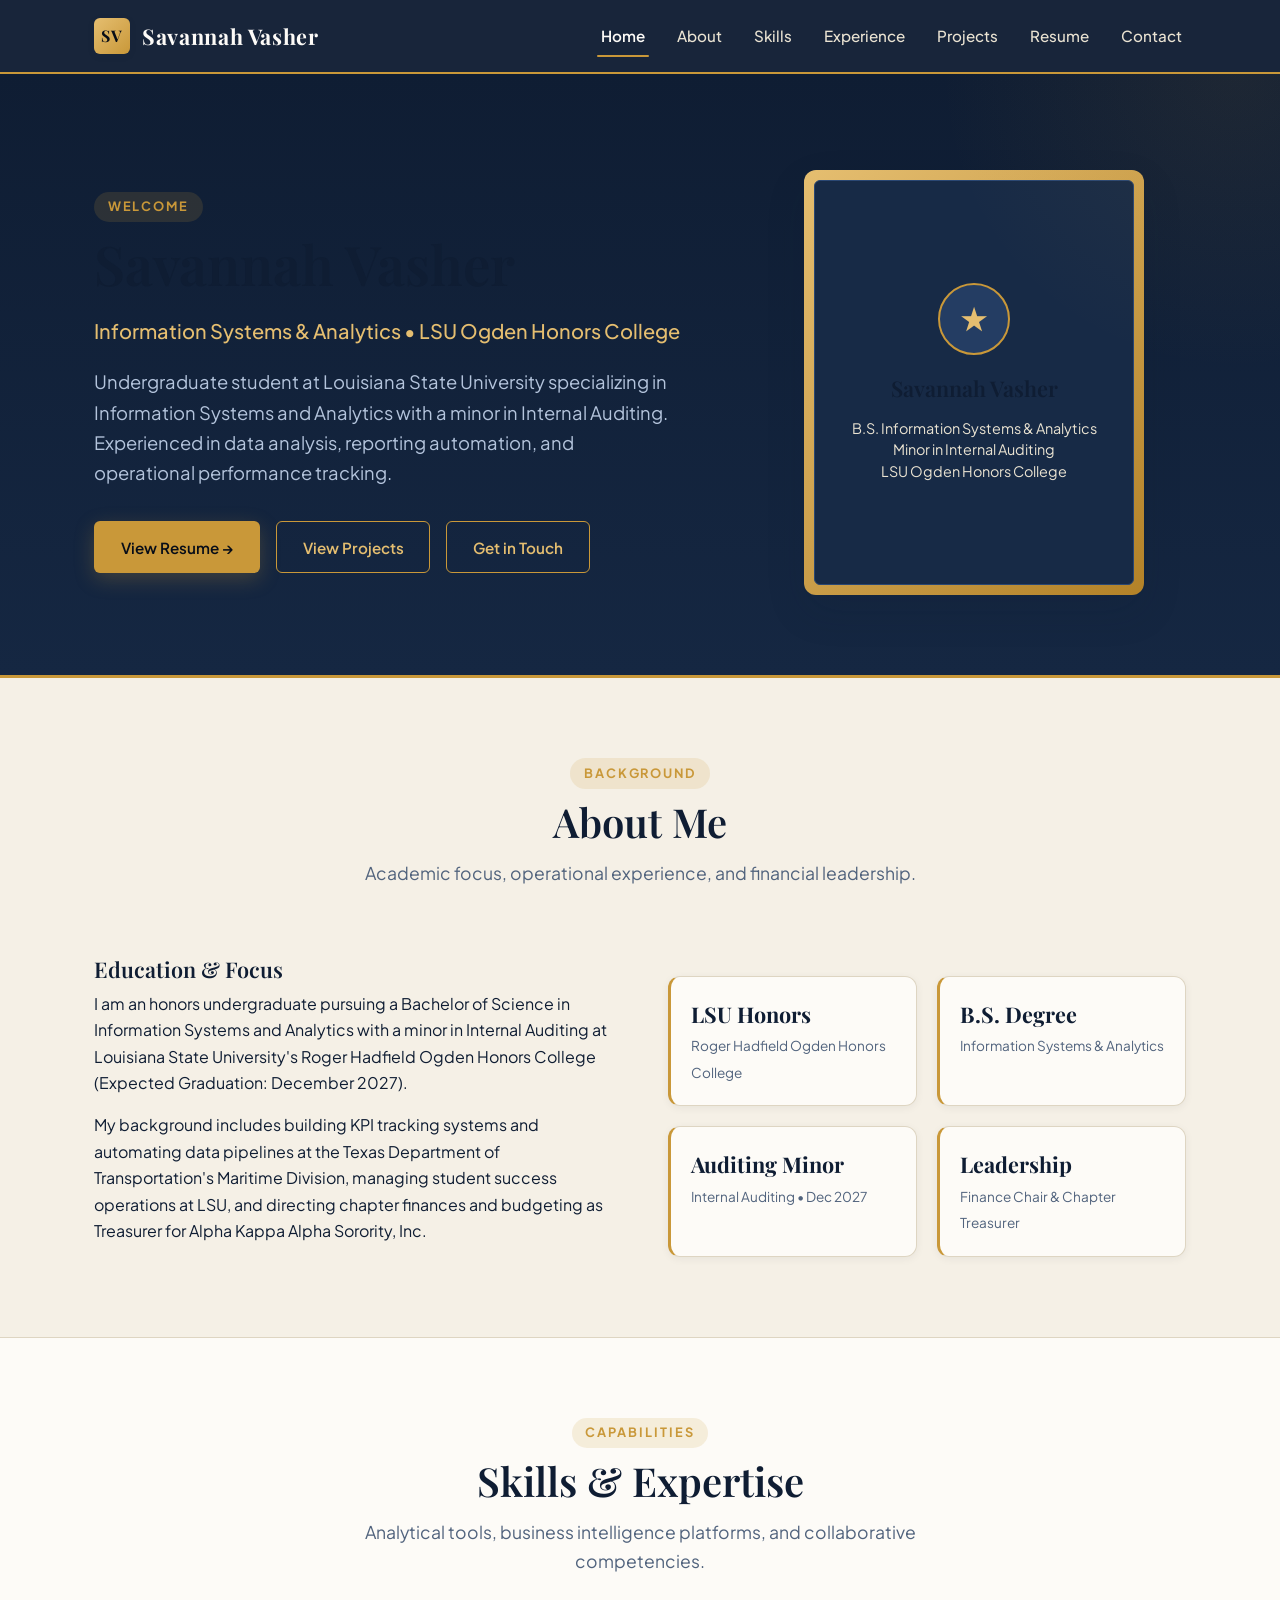
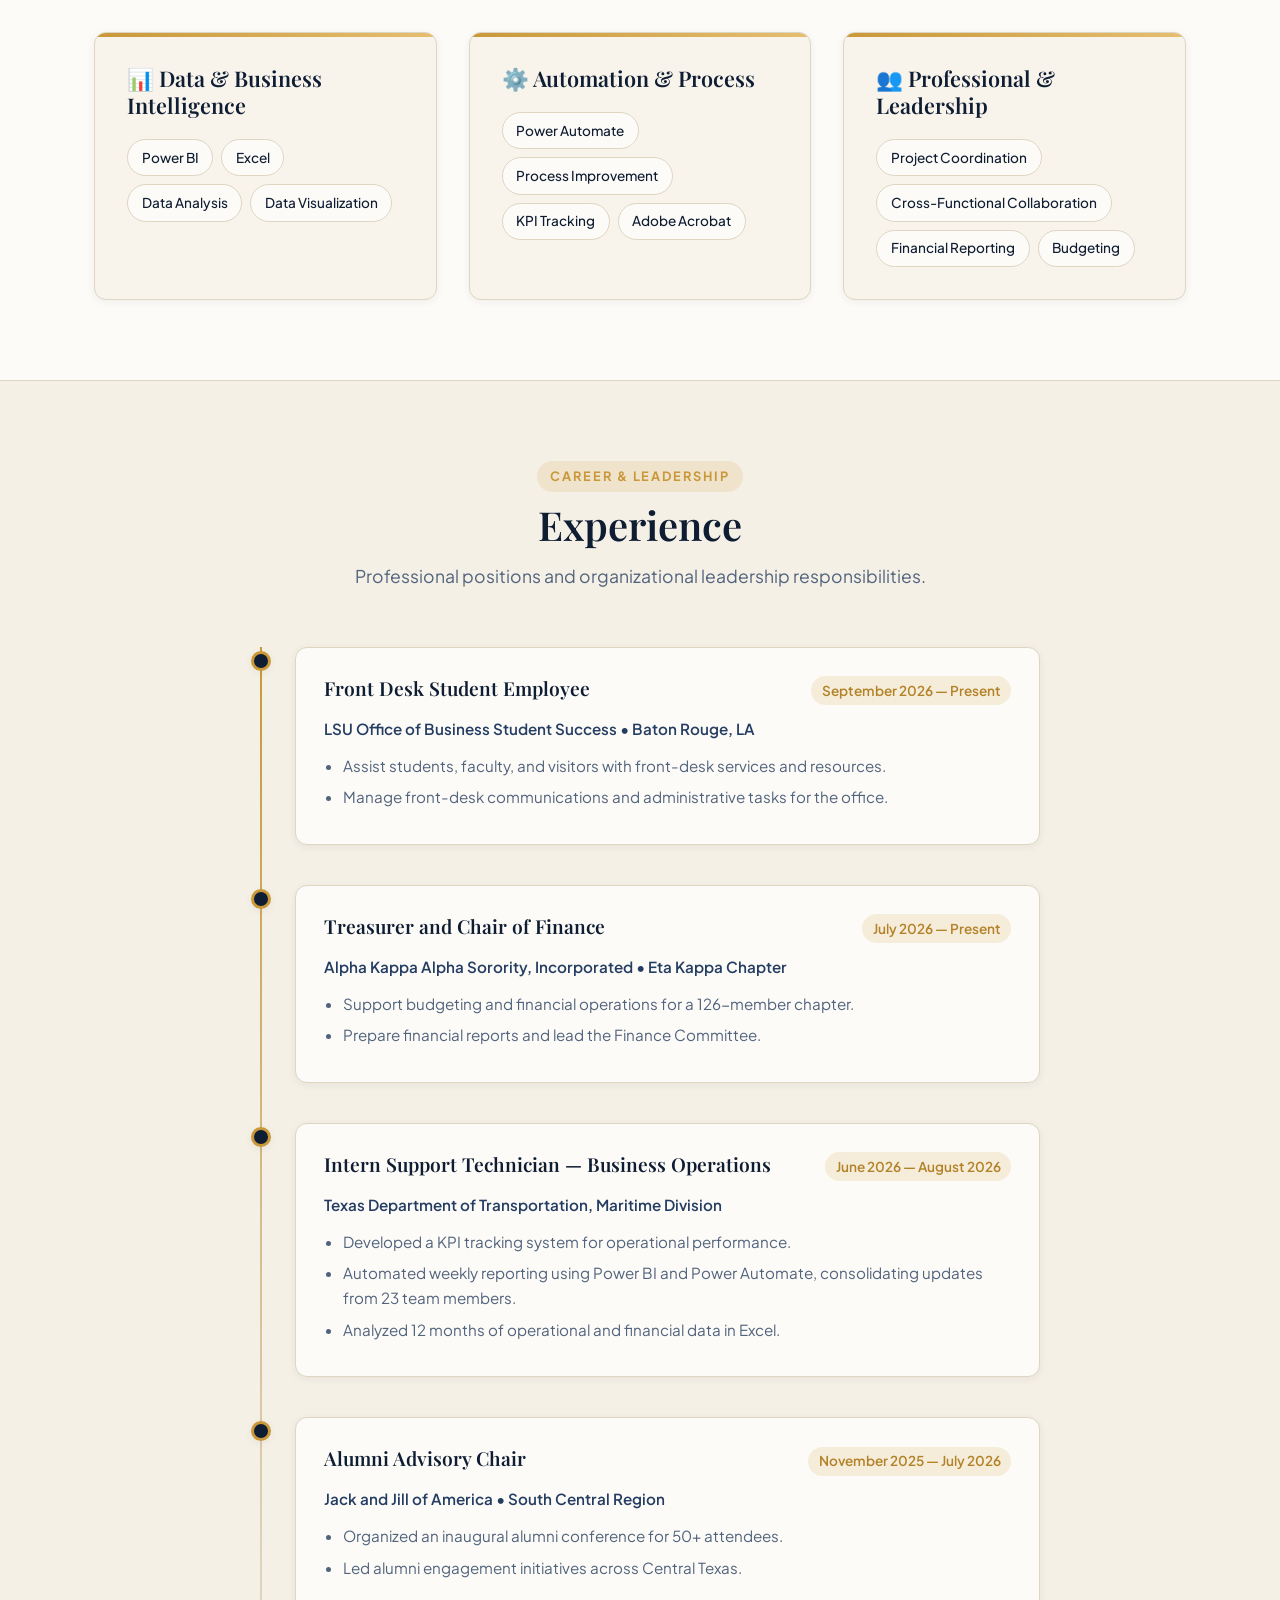
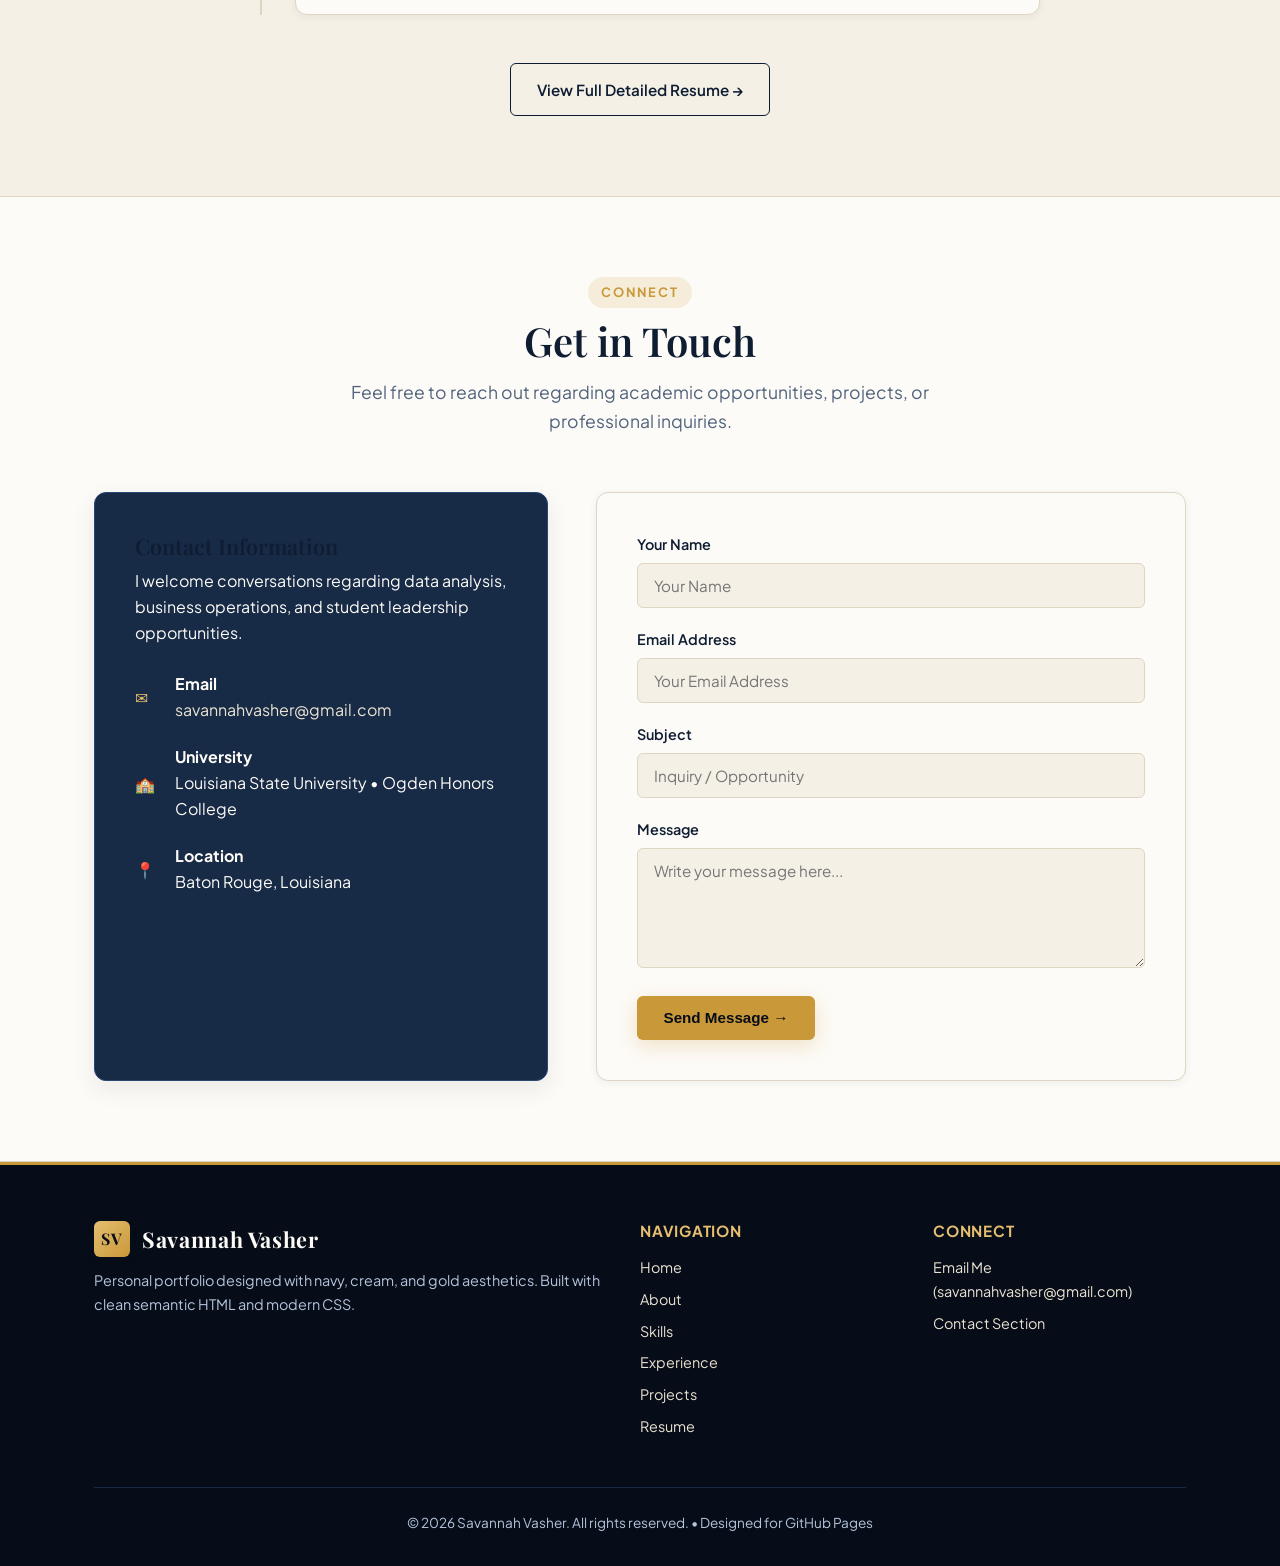
<file: index.html>
<!DOCTYPE html>
<html lang="en">
<head>
  <meta charset="UTF-8">
  <meta name="viewport" content="width=device-width, initial-scale=1.0">
  <meta name="description" content="Savannah Vasher - Information Systems and Analytics student at LSU Roger Hadfield Ogden Honors College.">
  <meta name="author" content="Savannah Vasher">
  <title>Savannah Vasher | Portfolio</title>
  <link rel="stylesheet" href="./styles.css">
</head>
<body>

  <!-- Site Navigation -->
  <header class="site-header">
    <div class="container nav-container">
      <a href="./index.html" class="brand-logo" id="brand-home-link">
        <span class="brand-badge">SV</span>
        <span>Savannah Vasher</span>
      </a>

      <!-- Accessible pure-CSS responsive mobile toggle -->
      <input type="checkbox" id="nav-toggle" class="nav-toggle" aria-label="Toggle navigation menu">
      <label for="nav-toggle" class="nav-toggle-label" aria-hidden="true">
        <span></span>
        <span></span>
        <span></span>
      </label>

      <nav class="nav-menu" aria-label="Primary Navigation">
        <a href="./index.html" class="nav-link active">Home</a>
        <a href="#about" class="nav-link">About</a>
        <a href="#skills" class="nav-link">Skills</a>
        <a href="#experience" class="nav-link">Experience</a>
        <a href="./project.html" class="nav-link">Projects</a>
        <a href="./resume.html" class="nav-link">Resume</a>
        <a href="#contact" class="nav-link">Contact</a>
      </nav>
    </div>
  </header>

  <main class="main-content">

    <!-- Hero Section -->
    <section class="hero" id="home">
      <div class="container hero-grid">
        <div class="hero-content">
          <span class="eyebrow">Welcome</span>
          <h1>Savannah Vasher</h1>
          <p class="hero-subtitle">Information Systems &amp; Analytics &bull; LSU Ogden Honors College</p>
          <p class="hero-text">
            Undergraduate student at Louisiana State University specializing in Information Systems and Analytics with a minor in Internal Auditing. Experienced in data analysis, reporting automation, and operational performance tracking.
          </p>
          <div class="btn-group">
            <a href="./resume.html" class="btn btn-primary" id="hero-cta-resume">View Resume &rarr;</a>
            <a href="./project.html" class="btn btn-outline-gold" id="hero-cta-projects">View Projects</a>
            <a href="#contact" class="btn btn-outline-gold" id="hero-cta-contact">Get in Touch</a>
          </div>
        </div>

        <div class="hero-visual">
          <div class="portrait-frame">
            <div class="portrait-placeholder">
              <div class="portrait-icon" aria-hidden="true">&#9733;</div>
              <h3>Savannah Vasher</h3>
              <p style="font-size: 0.9rem; margin-top: 0.5rem; line-height: 1.5;">
                B.S. Information Systems &amp; Analytics<br>
                Minor in Internal Auditing<br>
                LSU Ogden Honors College
              </p>
            </div>
          </div>
        </div>
      </div>
    </section>

    <!-- About Section -->
    <section class="section" id="about">
      <div class="container">
        <div class="section-intro">
          <span class="eyebrow">Background</span>
          <h2>About Me</h2>
          <p>Academic focus, operational experience, and financial leadership.</p>
        </div>

        <div class="about-grid">
          <div>
            <h3>Education &amp; Focus</h3>
            <p>
              I am an honors undergraduate pursuing a Bachelor of Science in Information Systems and Analytics with a minor in Internal Auditing at Louisiana State University's Roger Hadfield Ogden Honors College (Expected Graduation: December 2027).
            </p>
            <p>
              My background includes building KPI tracking systems and automating data pipelines at the Texas Department of Transportation's Maritime Division, managing student success operations at LSU, and directing chapter finances and budgeting as Treasurer for Alpha Kappa Alpha Sorority, Inc.
            </p>
          </div>

          <div>
            <div class="about-highlights">
              <div class="highlight-card">
                <strong>LSU Honors</strong>
                <span>Roger Hadfield Ogden Honors College</span>
              </div>
              <div class="highlight-card">
                <strong>B.S. Degree</strong>
                <span>Information Systems &amp; Analytics</span>
              </div>
              <div class="highlight-card">
                <strong>Auditing Minor</strong>
                <span>Internal Auditing &bull; Dec 2027</span>
              </div>
              <div class="highlight-card">
                <strong>Leadership</strong>
                <span>Finance Chair &amp; Chapter Treasurer</span>
              </div>
            </div>
          </div>
        </div>
      </div>
    </section>

    <!-- Skills Section -->
    <section class="section section-alt" id="skills">
      <div class="container">
        <div class="section-intro">
          <span class="eyebrow">Capabilities</span>
          <h2>Skills &amp; Expertise</h2>
          <p>Analytical tools, business intelligence platforms, and collaborative competencies.</p>
        </div>

        <div class="skills-grid">
          <!-- Category 1 -->
          <div class="skill-category-card">
            <h3 class="skill-category-title">&#128202; Data &amp; Business Intelligence</h3>
            <div class="skill-pills">
              <span class="skill-pill">Power BI</span>
              <span class="skill-pill">Excel</span>
              <span class="skill-pill">Data Analysis</span>
              <span class="skill-pill">Data Visualization</span>
            </div>
          </div>

          <!-- Category 2 -->
          <div class="skill-category-card">
            <h3 class="skill-category-title">&#9881;&#65039; Automation &amp; Process</h3>
            <div class="skill-pills">
              <span class="skill-pill">Power Automate</span>
              <span class="skill-pill">Process Improvement</span>
              <span class="skill-pill">KPI Tracking</span>
              <span class="skill-pill">Adobe Acrobat</span>
            </div>
          </div>

          <!-- Category 3 -->
          <div class="skill-category-card">
            <h3 class="skill-category-title">&#128101; Professional &amp; Leadership</h3>
            <div class="skill-pills">
              <span class="skill-pill">Project Coordination</span>
              <span class="skill-pill">Cross-Functional Collaboration</span>
              <span class="skill-pill">Financial Reporting</span>
              <span class="skill-pill">Budgeting</span>
            </div>
          </div>
        </div>
      </div>
    </section>

    <!-- Experience Section -->
    <section class="section" id="experience">
      <div class="container">
        <div class="section-intro">
          <span class="eyebrow">Career &amp; Leadership</span>
          <h2>Experience</h2>
          <p>Professional positions and organizational leadership responsibilities.</p>
        </div>

        <div class="timeline">
          <!-- Role 1 -->
          <article class="timeline-item">
            <div class="timeline-marker" aria-hidden="true"></div>
            <div class="timeline-content">
              <div class="timeline-header">
                <h3 class="timeline-role">Front Desk Student Employee</h3>
                <span class="timeline-date">September 2026 &mdash; Present</span>
              </div>
              <div class="timeline-company">LSU Office of Business Student Success &bull; Baton Rouge, LA</div>
              <ul class="timeline-list">
                <li>Assist students, faculty, and visitors with front-desk services and resources.</li>
                <li>Manage front-desk communications and administrative tasks for the office.</li>
              </ul>
            </div>
          </article>

          <!-- Role 2 -->
          <article class="timeline-item">
            <div class="timeline-marker" aria-hidden="true"></div>
            <div class="timeline-content">
              <div class="timeline-header">
                <h3 class="timeline-role">Treasurer and Chair of Finance</h3>
                <span class="timeline-date">July 2026 &mdash; Present</span>
              </div>
              <div class="timeline-company">Alpha Kappa Alpha Sorority, Incorporated &bull; Eta Kappa Chapter</div>
              <ul class="timeline-list">
                <li>Support budgeting and financial operations for a 126-member chapter.</li>
                <li>Prepare financial reports and lead the Finance Committee.</li>
              </ul>
            </div>
          </article>

          <!-- Role 3 -->
          <article class="timeline-item">
            <div class="timeline-marker" aria-hidden="true"></div>
            <div class="timeline-content">
              <div class="timeline-header">
                <h3 class="timeline-role">Intern Support Technician &mdash; Business Operations</h3>
                <span class="timeline-date">June 2026 &mdash; August 2026</span>
              </div>
              <div class="timeline-company">Texas Department of Transportation, Maritime Division</div>
              <ul class="timeline-list">
                <li>Developed a KPI tracking system for operational performance.</li>
                <li>Automated weekly reporting using Power BI and Power Automate, consolidating updates from 23 team members.</li>
                <li>Analyzed 12 months of operational and financial data in Excel.</li>
              </ul>
            </div>
          </article>

          <!-- Role 4 -->
          <article class="timeline-item">
            <div class="timeline-marker" aria-hidden="true"></div>
            <div class="timeline-content">
              <div class="timeline-header">
                <h3 class="timeline-role">Alumni Advisory Chair</h3>
                <span class="timeline-date">November 2025 &mdash; July 2026</span>
              </div>
              <div class="timeline-company">Jack and Jill of America &bull; South Central Region</div>
              <ul class="timeline-list">
                <li>Organized an inaugural alumni conference for 50+ attendees.</li>
                <li>Led alumni engagement initiatives across Central Texas.</li>
              </ul>
            </div>
          </article>
        </div>

        <div style="text-align: center; margin-top: 3rem;">
          <a href="./resume.html" class="btn btn-outline" id="btn-full-resume">View Full Detailed Resume &rarr;</a>
        </div>
      </div>
    </section>

    <!-- Contact Section -->
    <section class="section section-alt" id="contact">
      <div class="container">
        <div class="section-intro">
          <span class="eyebrow">Connect</span>
          <h2>Get in Touch</h2>
          <p>Feel free to reach out regarding academic opportunities, projects, or professional inquiries.</p>
        </div>

        <div class="contact-grid">
          <!-- Contact Details Card -->
          <div class="contact-card">
            <h3>Contact Information</h3>
            <p>I welcome conversations regarding data analysis, business operations, and student leadership opportunities.</p>

            <ul class="contact-info-list">
              <li class="contact-info-item">
                <span class="icon" aria-hidden="true">&#9993;</span>
                <div>
                  <strong>Email</strong><br>
                  <a href="mailto:savannahvasher@gmail.com">savannahvasher@gmail.com</a>
                </div>
              </li>
              <li class="contact-info-item">
                <span class="icon" aria-hidden="true">&#127979;</span>
                <div>
                  <strong>University</strong><br>
                  <span>Louisiana State University &bull; Ogden Honors College</span>
                </div>
              </li>
              <li class="contact-info-item">
                <span class="icon" aria-hidden="true">&#128205;</span>
                <div>
                  <strong>Location</strong><br>
                  <span>Baton Rouge, Louisiana</span>
                </div>
              </li>
            </ul>
          </div>

          <!-- Contact Form -->
          <div class="contact-form-container">
            <form id="contact-form" action="mailto:savannahvasher@gmail.com" method="POST" enctype="text/plain">
              <div class="form-group">
                <label for="contact-name" class="form-label">Your Name</label>
                <input type="text" id="contact-name" name="Name" class="form-input" placeholder="Your Name" required>
              </div>

              <div class="form-group">
                <label for="contact-email" class="form-label">Email Address</label>
                <input type="email" id="contact-email" name="Email" class="form-input" placeholder="Your Email Address" required>
              </div>

              <div class="form-group">
                <label for="contact-subject" class="form-label">Subject</label>
                <input type="text" id="contact-subject" name="Subject" class="form-input" placeholder="Inquiry / Opportunity" required>
              </div>

              <div class="form-group">
                <label for="contact-message" class="form-label">Message</label>
                <textarea id="contact-message" name="Message" class="form-textarea" placeholder="Write your message here..." required></textarea>
              </div>

              <button type="submit" class="btn btn-primary" id="btn-submit-contact">Send Message &rarr;</button>
            </form>
          </div>
        </div>
      </div>
    </section>

  </main>

  <!-- Site Footer -->
  <footer class="site-footer">
    <div class="container">
      <div class="footer-grid">
        <div class="footer-brand">
          <div class="brand-logo" style="margin-bottom: 0.75rem;">
            <span class="brand-badge">SV</span>
            <span>Savannah Vasher</span>
          </div>
          <p>Personal portfolio designed with navy, cream, and gold aesthetics. Built with clean semantic HTML and modern CSS.</p>
        </div>

        <div class="footer-links">
          <h4>Navigation</h4>
          <ul>
            <li><a href="./index.html">Home</a></li>
            <li><a href="./index.html#about">About</a></li>
            <li><a href="./index.html#skills">Skills</a></li>
            <li><a href="./index.html#experience">Experience</a></li>
            <li><a href="./project.html">Projects</a></li>
            <li><a href="./resume.html">Resume</a></li>
          </ul>
        </div>

        <div class="footer-links">
          <h4>Connect</h4>
          <ul>
            <li><a href="mailto:savannahvasher@gmail.com">Email Me (savannahvasher@gmail.com)</a></li>
            <li><a href="./index.html#contact">Contact Section</a></li>
          </ul>
        </div>
      </div>

      <div class="footer-bottom">
        <p>&copy; 2026 Savannah Vasher. All rights reserved. &bull; Designed for GitHub Pages</p>
      </div>
    </div>
  </footer>

</body>
</html>
</file>
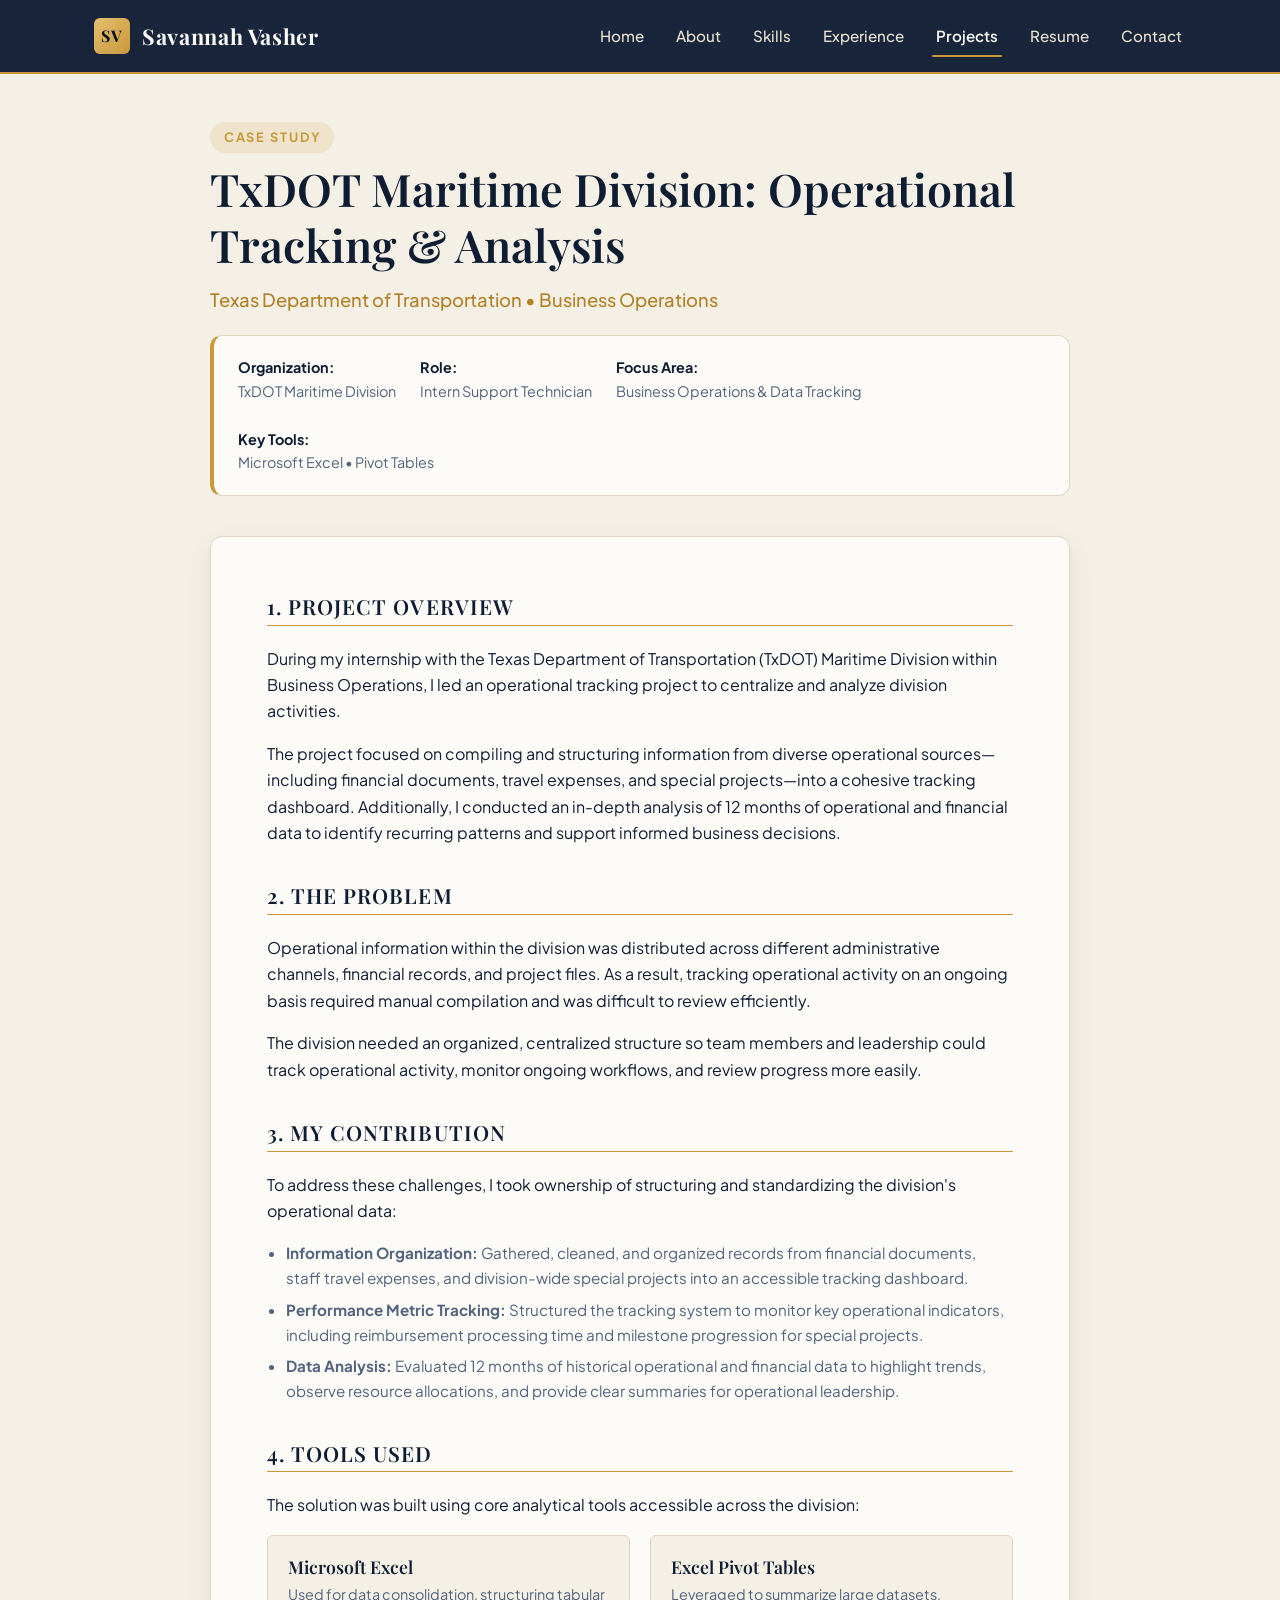
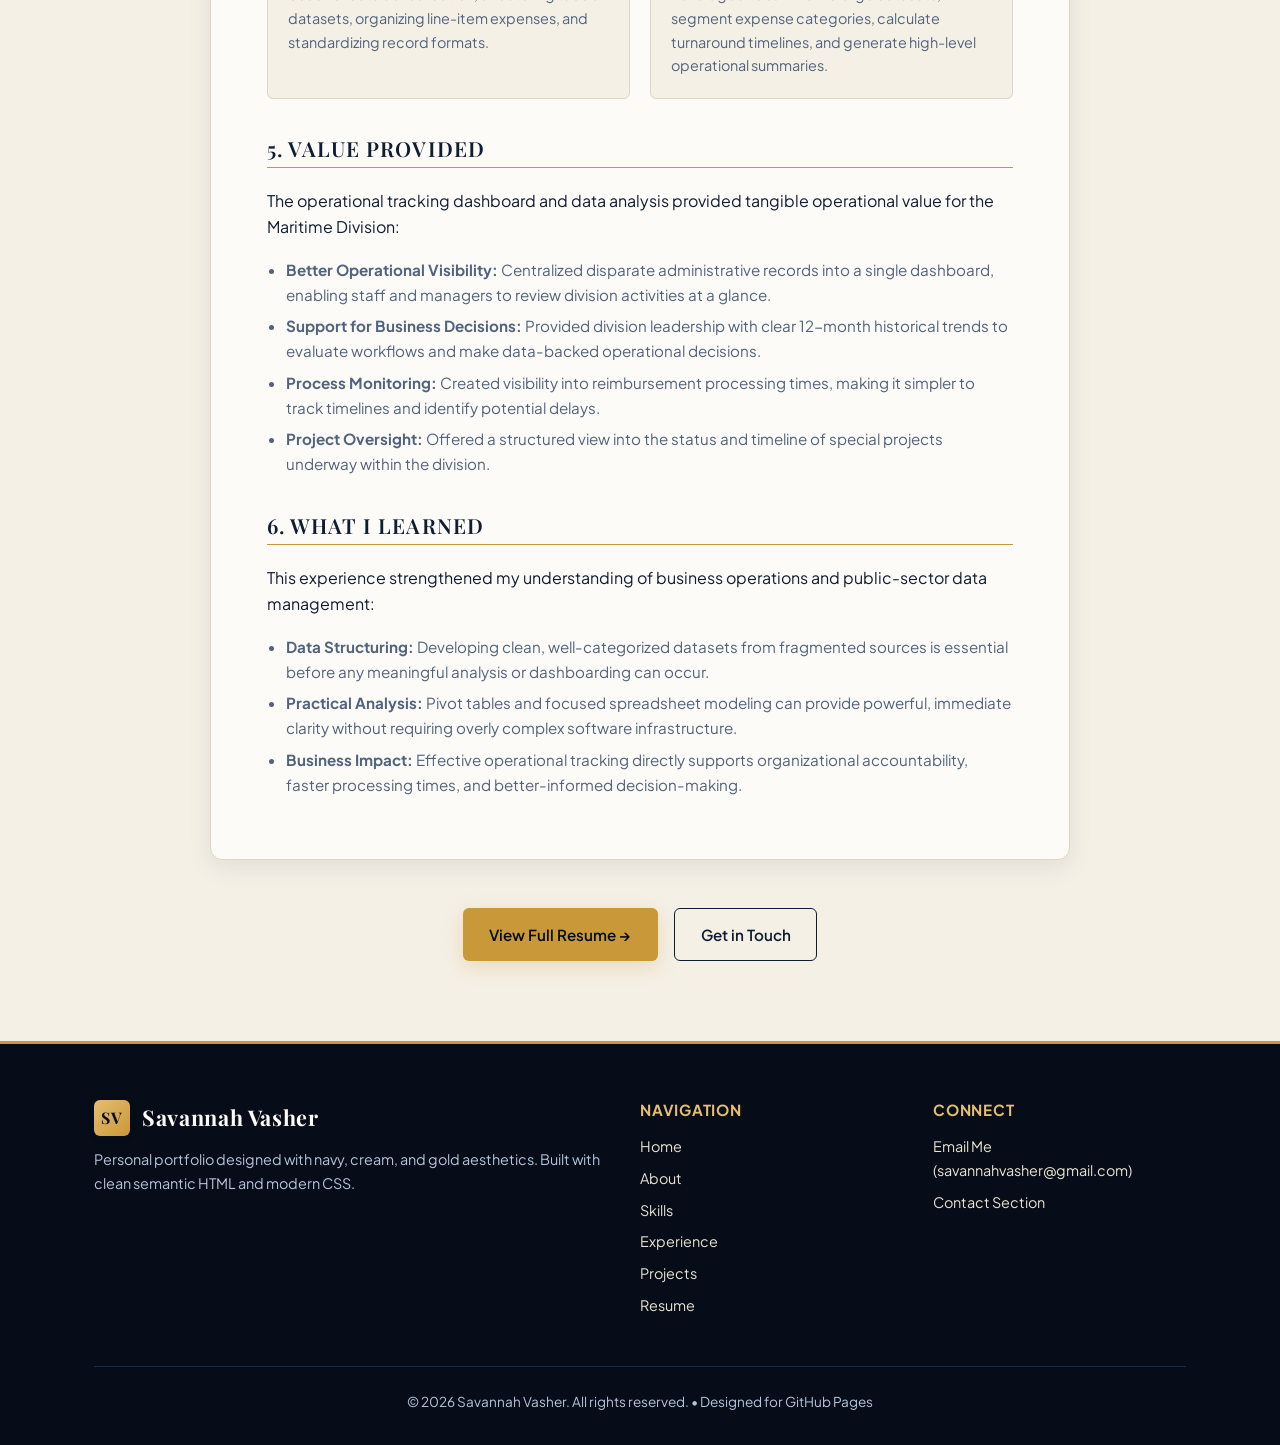
<file: project.html>
<!DOCTYPE html>
<html lang="en">
<head>
  <meta charset="UTF-8">
  <meta name="viewport" content="width=device-width, initial-scale=1.0">
  <meta name="description" content="Case Study: TxDOT Maritime Division Operational Tracking and Data Analysis by Savannah Vasher.">
  <meta name="author" content="Savannah Vasher">
  <title>Case Study: TxDOT Operational Tracking | Savannah Vasher</title>
  <link rel="stylesheet" href="./styles.css">
</head>
<body>

  <!-- Site Navigation -->
  <header class="site-header">
    <div class="container nav-container">
      <a href="./index.html" class="brand-logo" id="brand-home-link">
        <span class="brand-badge">SV</span>
        <span>Savannah Vasher</span>
      </a>

      <!-- Accessible pure-CSS responsive mobile toggle -->
      <input type="checkbox" id="nav-toggle" class="nav-toggle" aria-label="Toggle navigation menu">
      <label for="nav-toggle" class="nav-toggle-label" aria-hidden="true">
        <span></span>
        <span></span>
        <span></span>
      </label>

      <nav class="nav-menu" aria-label="Primary Navigation">
        <a href="./index.html" class="nav-link">Home</a>
        <a href="./index.html#about" class="nav-link">About</a>
        <a href="./index.html#skills" class="nav-link">Skills</a>
        <a href="./index.html#experience" class="nav-link">Experience</a>
        <a href="./project.html" class="nav-link active">Projects</a>
        <a href="./resume.html" class="nav-link">Resume</a>
        <a href="./index.html#contact" class="nav-link">Contact</a>
      </nav>
    </div>
  </header>

  <main class="main-content">
    <div class="container" style="padding-top: 3rem; padding-bottom: 5rem;">

      <!-- Case Study Header -->
      <header class="section-intro" style="margin-bottom: 2.5rem; text-align: left; max-width: 860px; margin-left: auto; margin-right: auto;">
        <span class="eyebrow">Case Study</span>
        <h1 style="font-size: clamp(2rem, 4vw, 2.8rem); margin-bottom: 0.75rem;">
          TxDOT Maritime Division: Operational Tracking &amp; Analysis
        </h1>
        <p style="font-size: 1.15rem; color: var(--gold-hover); font-weight: 500; margin-bottom: 1.25rem;">
          Texas Department of Transportation &bull; Business Operations
        </p>

        <!-- Project Metadata Card -->
        <div style="background-color: var(--cream-lightest); border: 1px solid var(--cream-border); border-left: 4px solid var(--gold-primary); border-radius: var(--radius-md); padding: 1.25rem 1.5rem; display: flex; flex-wrap: wrap; gap: 1.5rem; font-size: 0.9rem;">
          <div>
            <strong style="color: var(--navy-primary); display: block;">Organization:</strong>
            <span style="color: var(--text-dark-muted);">TxDOT Maritime Division</span>
          </div>
          <div>
            <strong style="color: var(--navy-primary); display: block;">Role:</strong>
            <span style="color: var(--text-dark-muted);">Intern Support Technician</span>
          </div>
          <div>
            <strong style="color: var(--navy-primary); display: block;">Focus Area:</strong>
            <span style="color: var(--text-dark-muted);">Business Operations &amp; Data Tracking</span>
          </div>
          <div>
            <strong style="color: var(--navy-primary); display: block;">Key Tools:</strong>
            <span style="color: var(--text-dark-muted);">Microsoft Excel &bull; Pivot Tables</span>
          </div>
        </div>
      </header>

      <!-- Case Study Document Wrapper -->
      <article class="resume-wrapper" style="margin-top: 0;">

        <!-- 1. Project Overview -->
        <section class="resume-section">
          <h2 class="resume-section-title">1. Project Overview</h2>
          <p>
            During my internship with the Texas Department of Transportation (TxDOT) Maritime Division within Business Operations, I led an operational tracking project to centralize and analyze division activities.
          </p>
          <p>
            The project focused on compiling and structuring information from diverse operational sources&mdash;including financial documents, travel expenses, and special projects&mdash;into a cohesive tracking dashboard. Additionally, I conducted an in-depth analysis of 12 months of operational and financial data to identify recurring patterns and support informed business decisions.
          </p>
        </section>

        <!-- 2. The Problem -->
        <section class="resume-section">
          <h2 class="resume-section-title">2. The Problem</h2>
          <p>
            Operational information within the division was distributed across different administrative channels, financial records, and project files. As a result, tracking operational activity on an ongoing basis required manual compilation and was difficult to review efficiently.
          </p>
          <p>
            The division needed an organized, centralized structure so team members and leadership could track operational activity, monitor ongoing workflows, and review progress more easily.
          </p>
        </section>

        <!-- 3. My Contribution -->
        <section class="resume-section">
          <h2 class="resume-section-title">3. My Contribution</h2>
          <p>
            To address these challenges, I took ownership of structuring and standardizing the division's operational data:
          </p>
          <ul class="timeline-list">
            <li>
              <strong>Information Organization:</strong> Gathered, cleaned, and organized records from financial documents, staff travel expenses, and division-wide special projects into an accessible tracking dashboard.
            </li>
            <li>
              <strong>Performance Metric Tracking:</strong> Structured the tracking system to monitor key operational indicators, including reimbursement processing time and milestone progression for special projects.
            </li>
            <li>
              <strong>Data Analysis:</strong> Evaluated 12 months of historical operational and financial data to highlight trends, observe resource allocations, and provide clear summaries for operational leadership.
            </li>
          </ul>
        </section>

        <!-- 4. Tools Used -->
        <section class="resume-section">
          <h2 class="resume-section-title">4. Tools Used</h2>
          <p>
            The solution was built using core analytical tools accessible across the division:
          </p>
          <div style="display: grid; grid-template-columns: repeat(auto-fit, minmax(240px, 1fr)); gap: 1.25rem; margin-top: 1rem;">
            <div style="background-color: var(--cream-base); border: 1px solid var(--cream-border); border-radius: var(--radius-sm); padding: 1.25rem;">
              <h3 style="color: var(--navy-primary); font-size: 1.1rem; margin-bottom: 0.35rem;">Microsoft Excel</h3>
              <p style="font-size: 0.9rem; color: var(--text-dark-muted); margin-bottom: 0;">
                Used for data consolidation, structuring tabular datasets, organizing line-item expenses, and standardizing record formats.
              </p>
            </div>
            <div style="background-color: var(--cream-base); border: 1px solid var(--cream-border); border-radius: var(--radius-sm); padding: 1.25rem;">
              <h3 style="color: var(--navy-primary); font-size: 1.1rem; margin-bottom: 0.35rem;">Excel Pivot Tables</h3>
              <p style="font-size: 0.9rem; color: var(--text-dark-muted); margin-bottom: 0;">
                Leveraged to summarize large datasets, segment expense categories, calculate turnaround timelines, and generate high-level operational summaries.
              </p>
            </div>
          </div>
        </section>

        <!-- 5. Value Provided -->
        <section class="resume-section">
          <h2 class="resume-section-title">5. Value Provided</h2>
          <p>
            The operational tracking dashboard and data analysis provided tangible operational value for the Maritime Division:
          </p>
          <ul class="timeline-list">
            <li>
              <strong>Better Operational Visibility:</strong> Centralized disparate administrative records into a single dashboard, enabling staff and managers to review division activities at a glance.
            </li>
            <li>
              <strong>Support for Business Decisions:</strong> Provided division leadership with clear 12-month historical trends to evaluate workflows and make data-backed operational decisions.
            </li>
            <li>
              <strong>Process Monitoring:</strong> Created visibility into reimbursement processing times, making it simpler to track timelines and identify potential delays.
            </li>
            <li>
              <strong>Project Oversight:</strong> Offered a structured view into the status and timeline of special projects underway within the division.
            </li>
          </ul>
        </section>

        <!-- 6. What I Learned -->
        <section class="resume-section" style="margin-bottom: 0;">
          <h2 class="resume-section-title">6. What I Learned</h2>
          <p>
            This experience strengthened my understanding of business operations and public-sector data management:
          </p>
          <ul class="timeline-list">
            <li>
              <strong>Data Structuring:</strong> Developing clean, well-categorized datasets from fragmented sources is essential before any meaningful analysis or dashboarding can occur.
            </li>
            <li>
              <strong>Practical Analysis:</strong> Pivot tables and focused spreadsheet modeling can provide powerful, immediate clarity without requiring overly complex software infrastructure.
            </li>
            <li>
              <strong>Business Impact:</strong> Effective operational tracking directly supports organizational accountability, faster processing times, and better-informed decision-making.
            </li>
          </ul>
        </section>

      </article>

      <!-- Next Steps & Navigation Links -->
      <div style="max-width: 860px; margin: 3rem auto 0; text-align: center;">
        <div class="btn-group" style="justify-content: center;">
          <a href="./resume.html" class="btn btn-primary">View Full Resume &rarr;</a>
          <a href="./index.html#contact" class="btn btn-outline">Get in Touch</a>
        </div>
      </div>

    </div>
  </main>

  <!-- Site Footer -->
  <footer class="site-footer">
    <div class="container">
      <div class="footer-grid">
        <div class="footer-brand">
          <div class="brand-logo" style="margin-bottom: 0.75rem;">
            <span class="brand-badge">SV</span>
            <span>Savannah Vasher</span>
          </div>
          <p>Personal portfolio designed with navy, cream, and gold aesthetics. Built with clean semantic HTML and modern CSS.</p>
        </div>

        <div class="footer-links">
          <h4>Navigation</h4>
          <ul>
            <li><a href="./index.html">Home</a></li>
            <li><a href="./index.html#about">About</a></li>
            <li><a href="./index.html#skills">Skills</a></li>
            <li><a href="./index.html#experience">Experience</a></li>
            <li><a href="./project.html">Projects</a></li>
            <li><a href="./resume.html">Resume</a></li>
          </ul>
        </div>

        <div class="footer-links">
          <h4>Connect</h4>
          <ul>
            <li><a href="mailto:savannahvasher@gmail.com">Email Me (savannahvasher@gmail.com)</a></li>
            <li><a href="./index.html#contact">Contact Section</a></li>
          </ul>
        </div>
      </div>

      <div class="footer-bottom">
        <p>&copy; 2026 Savannah Vasher. All rights reserved. &bull; Designed for GitHub Pages</p>
      </div>
    </div>
  </footer>

</body>
</html>
</file>
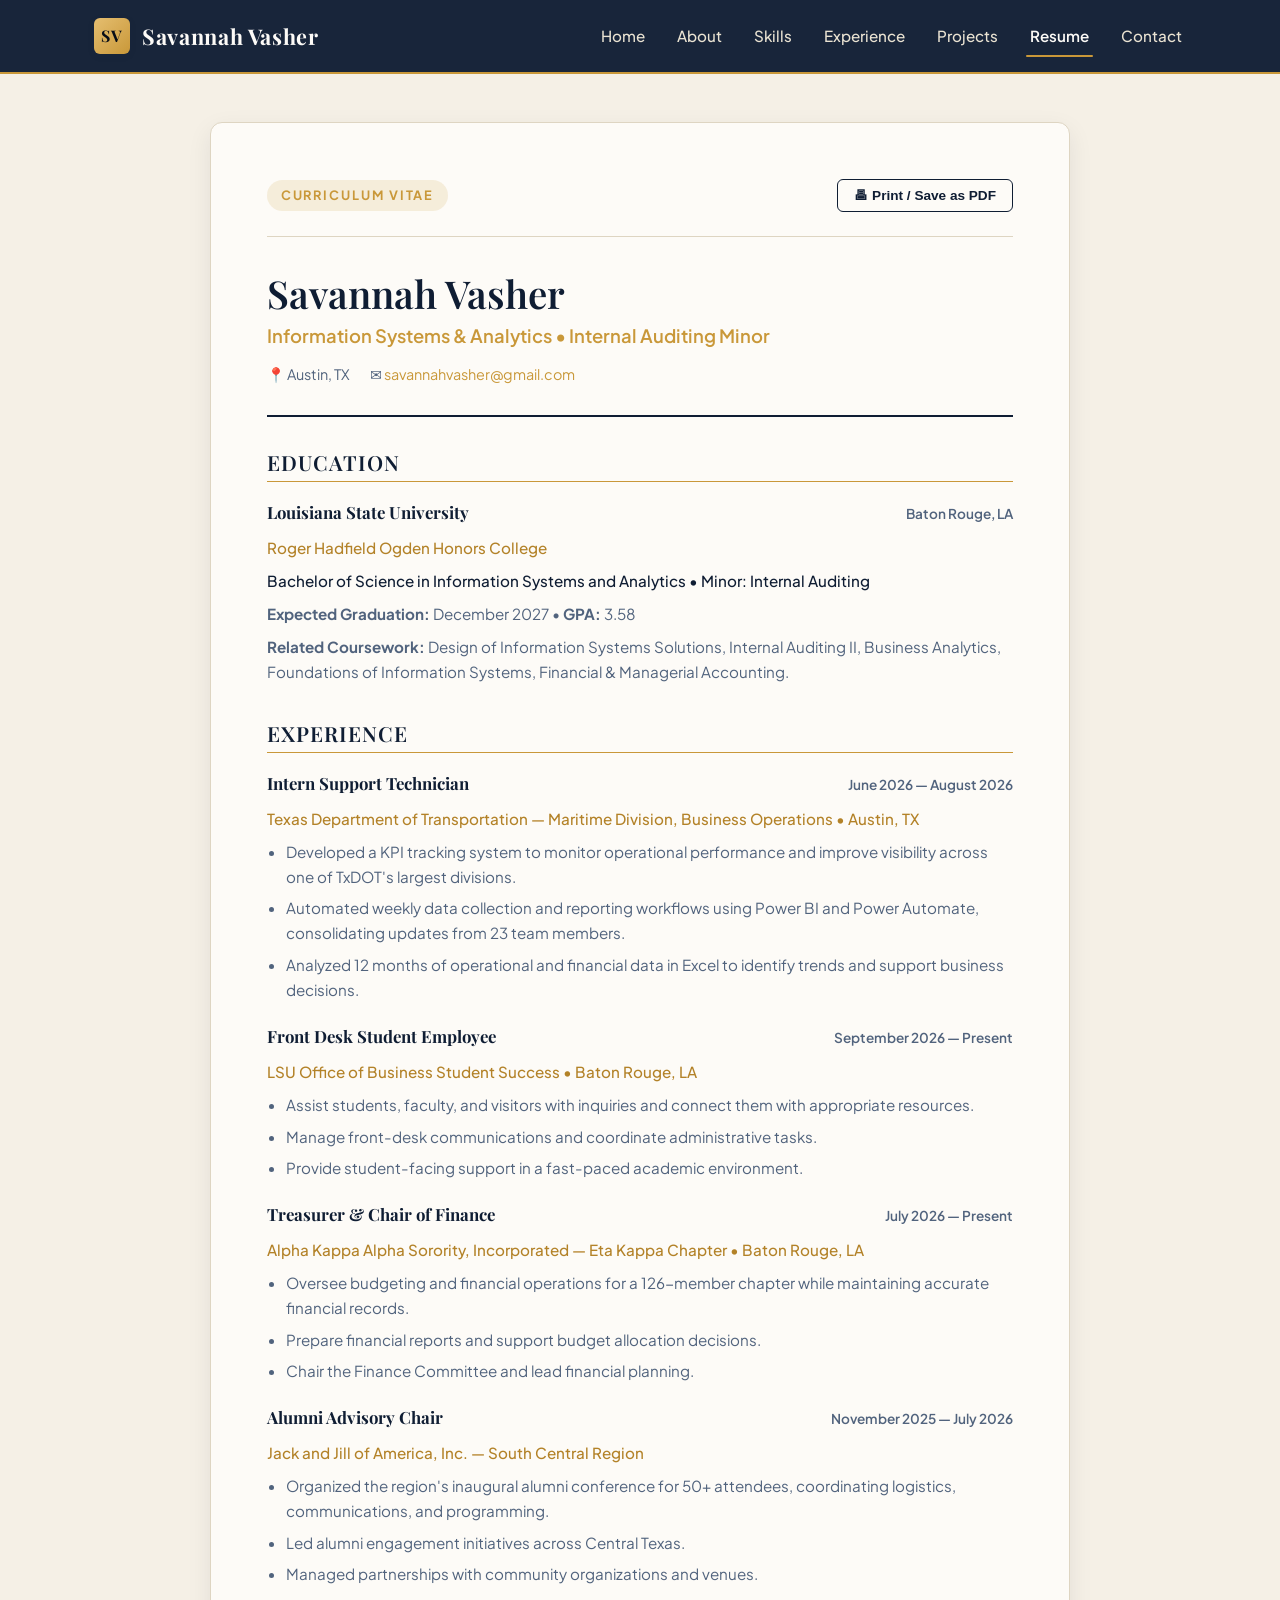
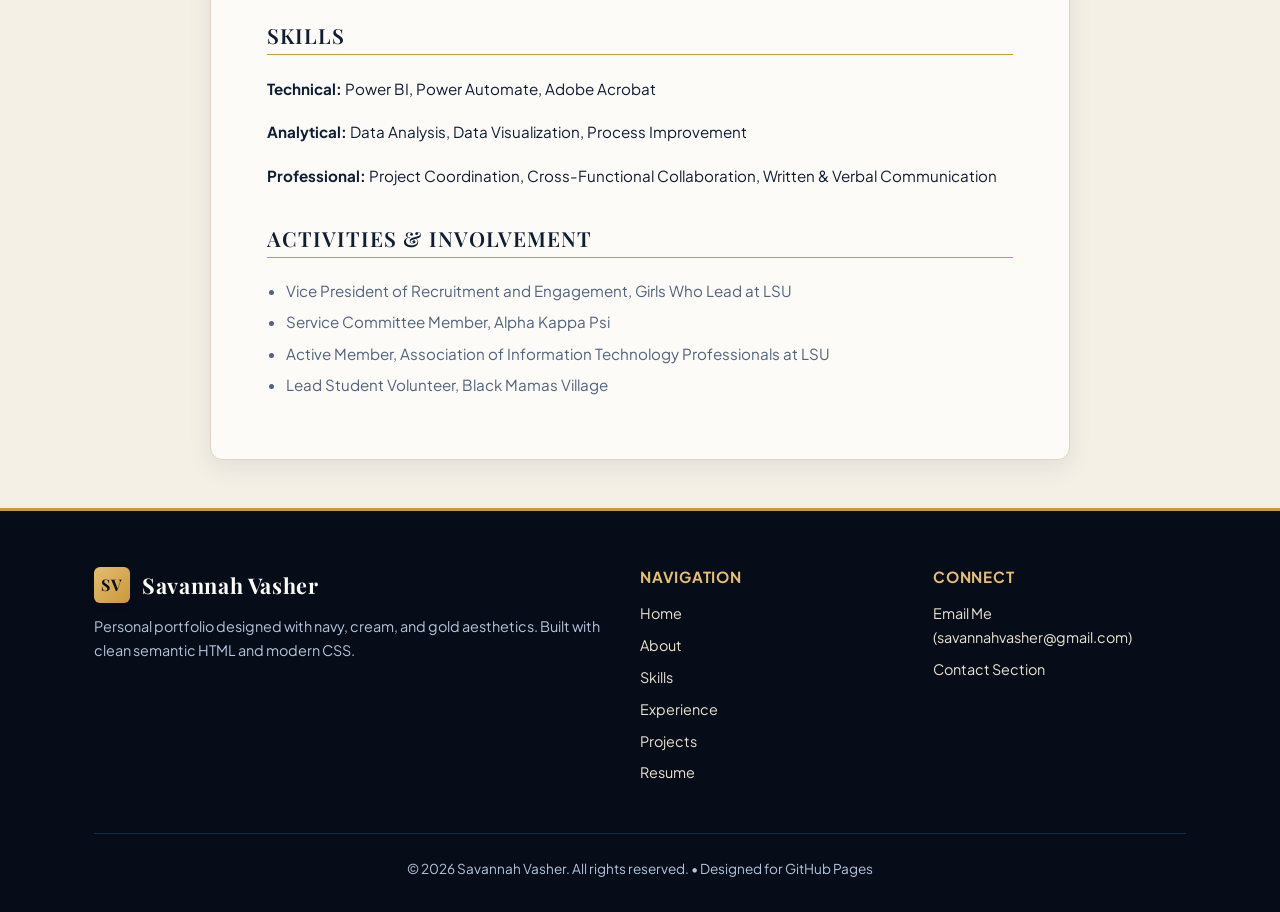
<file: resume.html>
<!DOCTYPE html>
<html lang="en">
<head>
  <meta charset="UTF-8">
  <meta name="viewport" content="width=device-width, initial-scale=1.0">
  <meta name="description" content="Savannah Vasher - Curriculum Vitae &amp; Professional Resume. Information Systems and Analytics student at LSU.">
  <meta name="author" content="Savannah Vasher">
  <title>Resume | Savannah Vasher</title>
  <link rel="stylesheet" href="./styles.css">
</head>
<body>

  <!-- Site Navigation -->
  <header class="site-header">
    <div class="container nav-container">
      <a href="./index.html" class="brand-logo" id="brand-home-link">
        <span class="brand-badge">SV</span>
        <span>Savannah Vasher</span>
      </a>

      <!-- Accessible pure-CSS responsive mobile toggle -->
      <input type="checkbox" id="nav-toggle" class="nav-toggle" aria-label="Toggle navigation menu">
      <label for="nav-toggle" class="nav-toggle-label" aria-hidden="true">
        <span></span>
        <span></span>
        <span></span>
      </label>

      <nav class="nav-menu" aria-label="Primary Navigation">
        <a href="./index.html" class="nav-link">Home</a>
        <a href="./index.html#about" class="nav-link">About</a>
        <a href="./index.html#skills" class="nav-link">Skills</a>
        <a href="./index.html#experience" class="nav-link">Experience</a>
        <a href="./project.html" class="nav-link">Projects</a>
        <a href="./resume.html" class="nav-link active">Resume</a>
        <a href="./index.html#contact" class="nav-link">Contact</a>
      </nav>
    </div>
  </header>

  <main class="main-content">
    <div class="container">
      
      <!-- Resume Document Container -->
      <article class="resume-wrapper">

        <!-- Top Actions Bar (Hidden when printed) -->
        <div class="resume-actions-bar">
          <div>
            <span class="eyebrow" style="margin-bottom: 0;">Curriculum Vitae</span>
          </div>
          <div class="btn-group">
            <button onclick="window.print()" class="btn btn-outline btn-sm" id="btn-print-resume">
              &#128438; Print / Save as PDF
            </button>
          </div>
        </div>

        <!-- Resume Header -->
        <header class="resume-header">
          <h1 class="resume-title">Savannah Vasher</h1>
          <div class="resume-subtitle">Information Systems &amp; Analytics &bull; Internal Auditing Minor</div>
          <div class="resume-contact-inline">
            <span>&#128205; Austin, TX</span>
            <span>&#9993; <a href="mailto:savannahvasher@gmail.com">savannahvasher@gmail.com</a></span>
          </div>
        </header>

        <!-- Education Section -->
        <section class="resume-section">
          <h2 class="resume-section-title">Education</h2>
          <div class="resume-block">
            <div class="resume-block-header">
              <h3 class="resume-block-title">Louisiana State University</h3>
              <span class="resume-block-date">Baton Rouge, LA</span>
            </div>
            <div class="resume-block-sub">
              Roger Hadfield Ogden Honors College
            </div>
            <p style="font-size: 0.95rem; margin-bottom: 0.5rem; color: var(--navy-primary); font-weight: 500;">
              Bachelor of Science in Information Systems and Analytics &bull; Minor: Internal Auditing
            </p>
            <p style="font-size: 0.95rem; color: var(--text-dark-muted); margin-bottom: 0.5rem;">
              <strong>Expected Graduation:</strong> December 2027 &bull; <strong>GPA:</strong> 3.58
            </p>
            <p style="font-size: 0.95rem; color: var(--text-dark-muted);">
              <strong>Related Coursework:</strong> Design of Information Systems Solutions, Internal Auditing II, Business Analytics, Foundations of Information Systems, Financial &amp; Managerial Accounting.
            </p>
          </div>
        </section>

        <!-- Experience Section -->
        <section class="resume-section">
          <h2 class="resume-section-title">Experience</h2>

          <!-- Role 1: TxDOT -->
          <div class="resume-block">
            <div class="resume-block-header">
              <h3 class="resume-block-title">Intern Support Technician</h3>
              <span class="resume-block-date">June 2026 &mdash; August 2026</span>
            </div>
            <div class="resume-block-sub">
              Texas Department of Transportation &mdash; Maritime Division, Business Operations &bull; Austin, TX
            </div>
            <ul class="timeline-list">
              <li>Developed a KPI tracking system to monitor operational performance and improve visibility across one of TxDOT's largest divisions.</li>
              <li>Automated weekly data collection and reporting workflows using Power BI and Power Automate, consolidating updates from 23 team members.</li>
              <li>Analyzed 12 months of operational and financial data in Excel to identify trends and support business decisions.</li>
            </ul>
          </div>

          <!-- Role 2: LSU Office of Business Student Success -->
          <div class="resume-block">
            <div class="resume-block-header">
              <h3 class="resume-block-title">Front Desk Student Employee</h3>
              <span class="resume-block-date">September 2026 &mdash; Present</span>
            </div>
            <div class="resume-block-sub">
              LSU Office of Business Student Success &bull; Baton Rouge, LA
            </div>
            <ul class="timeline-list">
              <li>Assist students, faculty, and visitors with inquiries and connect them with appropriate resources.</li>
              <li>Manage front-desk communications and coordinate administrative tasks.</li>
              <li>Provide student-facing support in a fast-paced academic environment.</li>
            </ul>
          </div>

          <!-- Role 3: AKA Sorority -->
          <div class="resume-block">
            <div class="resume-block-header">
              <h3 class="resume-block-title">Treasurer &amp; Chair of Finance</h3>
              <span class="resume-block-date">July 2026 &mdash; Present</span>
            </div>
            <div class="resume-block-sub">
              Alpha Kappa Alpha Sorority, Incorporated &mdash; Eta Kappa Chapter &bull; Baton Rouge, LA
            </div>
            <ul class="timeline-list">
              <li>Oversee budgeting and financial operations for a 126-member chapter while maintaining accurate financial records.</li>
              <li>Prepare financial reports and support budget allocation decisions.</li>
              <li>Chair the Finance Committee and lead financial planning.</li>
            </ul>
          </div>

          <!-- Role 4: Jack and Jill -->
          <div class="resume-block">
            <div class="resume-block-header">
              <h3 class="resume-block-title">Alumni Advisory Chair</h3>
              <span class="resume-block-date">November 2025 &mdash; July 2026</span>
            </div>
            <div class="resume-block-sub">
              Jack and Jill of America, Inc. &mdash; South Central Region
            </div>
            <ul class="timeline-list">
              <li>Organized the region's inaugural alumni conference for 50+ attendees, coordinating logistics, communications, and programming.</li>
              <li>Led alumni engagement initiatives across Central Texas.</li>
              <li>Managed partnerships with community organizations and venues.</li>
            </ul>
          </div>
        </section>

        <!-- Skills Section -->
        <section class="resume-section">
          <h2 class="resume-section-title">Skills</h2>
          <div style="font-size: 0.95rem; line-height: 1.8;">
            <p><strong>Technical:</strong> Power BI, Power Automate, Adobe Acrobat</p>
            <p><strong>Analytical:</strong> Data Analysis, Data Visualization, Process Improvement</p>
            <p><strong>Professional:</strong> Project Coordination, Cross-Functional Collaboration, Written &amp; Verbal Communication</p>
          </div>
        </section>

        <!-- Activities Section -->
        <section class="resume-section" style="margin-bottom: 0;">
          <h2 class="resume-section-title">Activities &amp; Involvement</h2>
          <ul class="timeline-list">
            <li>Vice President of Recruitment and Engagement, Girls Who Lead at LSU</li>
            <li>Service Committee Member, Alpha Kappa Psi</li>
            <li>Active Member, Association of Information Technology Professionals at LSU</li>
            <li>Lead Student Volunteer, Black Mamas Village</li>
          </ul>
        </section>

      </article>

    </div>
  </main>

  <!-- Site Footer -->
  <footer class="site-footer">
    <div class="container">
      <div class="footer-grid">
        <div class="footer-brand">
          <div class="brand-logo" style="margin-bottom: 0.75rem;">
            <span class="brand-badge">SV</span>
            <span>Savannah Vasher</span>
          </div>
          <p>Personal portfolio designed with navy, cream, and gold aesthetics. Built with clean semantic HTML and modern CSS.</p>
        </div>

        <div class="footer-links">
          <h4>Navigation</h4>
          <ul>
            <li><a href="./index.html">Home</a></li>
            <li><a href="./index.html#about">About</a></li>
            <li><a href="./index.html#skills">Skills</a></li>
            <li><a href="./index.html#experience">Experience</a></li>
            <li><a href="./project.html">Projects</a></li>
            <li><a href="./resume.html">Resume</a></li>
          </ul>
        </div>

        <div class="footer-links">
          <h4>Connect</h4>
          <ul>
            <li><a href="mailto:savannahvasher@gmail.com">Email Me (savannahvasher@gmail.com)</a></li>
            <li><a href="./index.html#contact">Contact Section</a></li>
          </ul>
        </div>
      </div>

      <div class="footer-bottom">
        <p>&copy; 2026 Savannah Vasher. All rights reserved. &bull; Designed for GitHub Pages</p>
      </div>
    </div>
  </footer>

</body>
</html>
</file>
<file: styles.css>
/* ==========================================================================
   Savannah Vasher - Personal Portfolio Website
   Color Palette: Deep Navy, Warm Cream, & Metallic Gold
   ========================================================================== */

/* Google Fonts Import */
@import url('https://fonts.googleapis.com/css2?family=Playfair+Display:ital,wght@0,500;0,600;0,700;1,400&family=Plus+Jakarta+Sans:wght@300;400;500;600;700&display=swap');

/* --- CSS Variables / Design Tokens --- */
:root {
  /* Color Palette */
  --navy-darkest: #070d18;
  --navy-primary: #0f1d33;
  --navy-surface: #172a46;
  --navy-light: #243d63;
  --navy-border: #2a4773;

  --cream-lightest: #fdfbf7;
  --cream-base: #f5f0e6;
  --cream-muted: #eae3d2;
  --cream-card: #f8f4ec;
  --cream-border: #ded5c2;

  --gold-primary: #c99839;
  --gold-hover: #b38228;
  --gold-light: #e5be70;
  --gold-subtle: rgba(201, 152, 57, 0.15);

  --text-dark: #0f1d33;
  --text-dark-muted: #51637d;
  --text-light: #f5f0e6;
  --text-light-muted: #b4c4dc;

  /* Typography */
  --font-serif: 'Playfair Display', Georgia, serif;
  --font-sans: 'Plus Jakarta Sans', system-ui, -apple-system, BlinkMacSystemFont, 'Segoe UI', Roboto, sans-serif;

  /* Shadows */
  --shadow-sm: 0 2px 8px rgba(15, 29, 51, 0.06);
  --shadow-md: 0 8px 24px rgba(15, 29, 51, 0.08);
  --shadow-lg: 0 16px 40px rgba(15, 29, 51, 0.12);
  --shadow-gold: 0 6px 20px rgba(201, 152, 57, 0.25);

  /* Spacing & Transitions */
  --radius-sm: 6px;
  --radius-md: 12px;
  --radius-lg: 20px;
  --radius-full: 9999px;
  --transition: all 0.25s ease-in-out;
  --container-max: 1140px;
}

/* --- Base Reset & Setup --- */
*, *::before, *::after {
  box-sizing: border-box;
  margin: 0;
  padding: 0;
}

html {
  scroll-behavior: smooth;
  font-size: 16px;
}

body {
  font-family: var(--font-sans);
  background-color: var(--cream-base);
  color: var(--text-dark);
  line-height: 1.65;
  -webkit-font-smoothing: antialiased;
  -moz-osx-font-smoothing: grayscale;
  display: flex;
  flex-direction: column;
  min-height: 100vh;
}

/* Typography Hierarchy */
h1, h2, h3, h4, .brand-logo {
  font-family: var(--font-serif);
  color: var(--navy-primary);
  line-height: 1.25;
  font-weight: 600;
}

h1 {
  font-size: clamp(2.2rem, 5vw, 3.4rem);
  margin-bottom: 1rem;
}

h2 {
  font-size: clamp(1.8rem, 3.5vw, 2.5rem);
  margin-bottom: 0.75rem;
}

h3 {
  font-size: 1.35rem;
  margin-bottom: 0.5rem;
}

p {
  margin-bottom: 1rem;
}

p:last-child {
  margin-bottom: 0;
}

a {
  color: var(--gold-primary);
  text-decoration: none;
  transition: var(--transition);
}

a:hover, a:focus-visible {
  color: var(--gold-hover);
}

/* Layout Utilities */
.container {
  width: 100%;
  max-width: var(--container-max);
  margin: 0 auto;
  padding: 0 1.5rem;
}

.main-content {
  flex: 1;
}

.section {
  padding: 5rem 0;
}

.section-alt {
  background-color: var(--cream-lightest);
  border-top: 1px solid var(--cream-border);
  border-bottom: 1px solid var(--cream-border);
}

.section-dark {
  background-color: var(--navy-primary);
  color: var(--text-light);
}

.section-dark h2, 
.section-dark h3 {
  color: var(--cream-lightest);
}

.section-dark p {
  color: var(--text-light-muted);
}

/* Header & Section Intros */
.section-intro {
  text-align: center;
  max-width: 680px;
  margin: 0 auto 3.5rem;
}

.eyebrow {
  display: inline-block;
  font-size: 0.8rem;
  font-weight: 700;
  letter-spacing: 0.15em;
  text-transform: uppercase;
  color: var(--gold-primary);
  margin-bottom: 0.5rem;
  background-color: var(--gold-subtle);
  padding: 0.3rem 0.85rem;
  border-radius: var(--radius-full);
}

.section-intro p {
  color: var(--text-dark-muted);
  font-size: 1.1rem;
}

/* ==========================================================================
   Navigation Bar
   ========================================================================== */
.site-header {
  position: sticky;
  top: 0;
  z-index: 1000;
  background-color: rgba(15, 29, 51, 0.96);
  backdrop-filter: blur(10px);
  -webkit-backdrop-filter: blur(10px);
  border-bottom: 2px solid var(--gold-primary);
}

.nav-container {
  display: flex;
  align-items: center;
  justify-content: space-between;
  height: 4.5rem;
}

.brand-logo {
  display: flex;
  align-items: center;
  gap: 0.75rem;
  font-size: 1.35rem;
  font-weight: 700;
  color: var(--cream-lightest);
  text-decoration: none;
  letter-spacing: 0.03em;
}

.brand-badge {
  display: inline-flex;
  align-items: center;
  justify-content: center;
  width: 2.25rem;
  height: 2.25rem;
  background: linear-gradient(135deg, var(--gold-light), var(--gold-primary));
  color: var(--navy-darkest);
  font-family: var(--font-serif);
  font-size: 1rem;
  font-weight: 700;
  border-radius: var(--radius-sm);
  box-shadow: var(--shadow-sm);
}

/* Navigation Links */
.nav-menu {
  display: flex;
  list-style: none;
  align-items: center;
  gap: 1.5rem;
}

.nav-link {
  font-size: 0.95rem;
  font-weight: 500;
  color: var(--cream-muted);
  padding: 0.5rem 0.25rem;
  position: relative;
}

.nav-link:hover {
  color: var(--gold-light);
}

.nav-link.active {
  color: var(--cream-lightest);
  font-weight: 600;
}

.nav-link.active::after {
  content: '';
  position: absolute;
  bottom: 0;
  left: 0;
  width: 100%;
  height: 2px;
  background-color: var(--gold-primary);
  border-radius: 2px;
}

/* Mobile Nav Toggle (Pure CSS + Accessible) */
.nav-toggle {
  display: none;
}

.nav-toggle-label {
  display: none;
  cursor: pointer;
  padding: 0.5rem;
  flex-direction: column;
  gap: 5px;
}

.nav-toggle-label span {
  display: block;
  width: 24px;
  height: 2px;
  background-color: var(--cream-lightest);
  transition: var(--transition);
  border-radius: 2px;
}

/* ==========================================================================
   Buttons & Interactive Elements
   ========================================================================== */
.btn-group {
  display: flex;
  flex-wrap: wrap;
  gap: 1rem;
  align-items: center;
}

.btn {
  display: inline-flex;
  align-items: center;
  justify-content: center;
  gap: 0.5rem;
  padding: 0.8rem 1.6rem;
  font-size: 0.95rem;
  font-weight: 600;
  border-radius: var(--radius-sm);
  cursor: pointer;
  transition: var(--transition);
  border: 1px solid transparent;
  text-decoration: none;
  text-align: center;
}

.btn-primary {
  background-color: var(--gold-primary);
  color: var(--navy-darkest);
  box-shadow: var(--shadow-gold);
}

.btn-primary:hover, .btn-primary:focus-visible {
  background-color: var(--gold-hover);
  color: #ffffff;
  transform: translateY(-2px);
}

.btn-outline {
  background-color: transparent;
  color: var(--navy-primary);
  border-color: var(--navy-primary);
}

.btn-outline:hover, .btn-outline:focus-visible {
  background-color: var(--navy-primary);
  color: var(--cream-lightest);
  transform: translateY(-2px);
}

.btn-outline-gold {
  background-color: transparent;
  color: var(--gold-light);
  border-color: var(--gold-primary);
}

.btn-outline-gold:hover, .btn-outline-gold:focus-visible {
  background-color: var(--gold-primary);
  color: var(--navy-darkest);
  transform: translateY(-2px);
}

.btn-sm {
  padding: 0.5rem 1rem;
  font-size: 0.85rem;
}

/* ==========================================================================
   Hero Section
   ========================================================================== */
.hero {
  padding: 6rem 0 5rem;
  background: linear-gradient(180deg, var(--navy-primary) 0%, #152742 100%);
  color: var(--cream-lightest);
  border-bottom: 3px solid var(--gold-primary);
  position: relative;
  overflow: hidden;
}

.hero::after {
  content: '';
  position: absolute;
  top: -50%;
  right: -20%;
  width: 600px;
  height: 600px;
  background: radial-gradient(circle, rgba(201, 152, 57, 0.08) 0%, rgba(15, 29, 51, 0) 70%);
  pointer-events: none;
}

.hero-grid {
  display: grid;
  grid-template-columns: 1.3fr 0.9fr;
  align-items: center;
  gap: 3.5rem;
}

.hero-subtitle {
  color: var(--gold-light);
  font-weight: 500;
  font-size: 1.25rem;
  margin-bottom: 1.25rem;
}

.hero-text {
  color: var(--text-light-muted);
  font-size: 1.15rem;
  margin-bottom: 2rem;
  max-width: 580px;
}

/* Hero Portrait / Graphic Placeholder */
.hero-visual {
  display: flex;
  justify-content: center;
}

.portrait-frame {
  position: relative;
  width: 100%;
  max-width: 340px;
  aspect-ratio: 4 / 5;
  border-radius: var(--radius-md);
  padding: 10px;
  background: linear-gradient(135deg, var(--gold-light), var(--gold-hover));
  box-shadow: var(--shadow-lg);
}

.portrait-placeholder {
  width: 100%;
  height: 100%;
  border-radius: calc(var(--radius-md) - 6px);
  background-color: var(--navy-surface);
  border: 1px solid var(--navy-border);
  display: flex;
  flex-direction: column;
  align-items: center;
  justify-content: center;
  color: var(--cream-muted);
  text-align: center;
  padding: 2rem;
}

.portrait-icon {
  width: 72px;
  height: 72px;
  border-radius: 50%;
  background-color: var(--navy-light);
  border: 2px solid var(--gold-primary);
  display: flex;
  align-items: center;
  justify-content: center;
  margin-bottom: 1.25rem;
  color: var(--gold-light);
  font-size: 2rem;
}

/* ==========================================================================
   About Section
   ========================================================================== */
.about-grid {
  display: grid;
  grid-template-columns: 1fr 1fr;
  gap: 3.5rem;
  align-items: center;
}

.about-highlights {
  display: grid;
  grid-template-columns: 1fr 1fr;
  gap: 1.25rem;
  margin-top: 2rem;
}

.highlight-card {
  background-color: var(--cream-lightest);
  border: 1px solid var(--cream-border);
  padding: 1.25rem;
  border-radius: var(--radius-md);
  border-left: 3px solid var(--gold-primary);
  box-shadow: var(--shadow-sm);
}

.highlight-card strong {
  display: block;
  color: var(--navy-primary);
  font-size: 1.35rem;
  font-family: var(--font-serif);
}

.highlight-card span {
  font-size: 0.85rem;
  color: var(--text-dark-muted);
}

/* ==========================================================================
   Skills Section
   ========================================================================== */
.skills-grid {
  display: grid;
  grid-template-columns: repeat(auto-fit, minmax(280px, 1fr));
  gap: 2rem;
}

.skill-category-card {
  background-color: var(--cream-card);
  border: 1px solid var(--cream-border);
  border-radius: var(--radius-md);
  padding: 2rem;
  box-shadow: var(--shadow-sm);
  transition: var(--transition);
  position: relative;
  overflow: hidden;
}

.skill-category-card::before {
  content: '';
  position: absolute;
  top: 0;
  left: 0;
  width: 100%;
  height: 4px;
  background: linear-gradient(90deg, var(--gold-primary), var(--gold-light));
}

.skill-category-card:hover {
  transform: translateY(-4px);
  box-shadow: var(--shadow-md);
}

.skill-category-title {
  display: flex;
  align-items: center;
  gap: 0.75rem;
  margin-bottom: 1.25rem;
  color: var(--navy-primary);
}

.skill-pills {
  display: flex;
  flex-wrap: wrap;
  gap: 0.5rem;
}

.skill-pill {
  background-color: var(--cream-lightest);
  color: var(--navy-primary);
  border: 1px solid var(--cream-border);
  padding: 0.4rem 0.85rem;
  font-size: 0.85rem;
  font-weight: 500;
  border-radius: var(--radius-full);
  transition: var(--transition);
}

.skill-pill:hover {
  border-color: var(--gold-primary);
  background-color: var(--cream-base);
}

/* ==========================================================================
   Experience Section (Timeline)
   ========================================================================== */
.timeline {
  position: relative;
  max-width: 800px;
  margin: 0 auto;
}

.timeline::before {
  content: '';
  position: absolute;
  top: 0;
  bottom: 0;
  left: 20px;
  width: 2px;
  background: linear-gradient(180deg, var(--gold-primary) 0%, var(--cream-border) 100%);
}

.timeline-item {
  position: relative;
  padding-left: 55px;
  margin-bottom: 2.5rem;
}

.timeline-item:last-child {
  margin-bottom: 0;
}

.timeline-marker {
  position: absolute;
  top: 4px;
  left: 11px;
  width: 20px;
  height: 20px;
  border-radius: 50%;
  background-color: var(--navy-primary);
  border: 3px solid var(--gold-primary);
  box-shadow: var(--shadow-sm);
}

.timeline-content {
  background-color: var(--cream-lightest);
  border: 1px solid var(--cream-border);
  border-radius: var(--radius-md);
  padding: 1.75rem;
  box-shadow: var(--shadow-sm);
}

.timeline-header {
  display: flex;
  flex-wrap: wrap;
  justify-content: space-between;
  align-items: baseline;
  gap: 0.5rem;
  margin-bottom: 0.5rem;
}

.timeline-role {
  color: var(--navy-primary);
  font-size: 1.2rem;
}

.timeline-date {
  font-size: 0.85rem;
  font-weight: 600;
  color: var(--gold-hover);
  background-color: var(--gold-subtle);
  padding: 0.2rem 0.65rem;
  border-radius: var(--radius-full);
}

.timeline-company {
  font-size: 0.95rem;
  font-weight: 600;
  color: var(--navy-light);
  margin-bottom: 0.75rem;
}

.timeline-list {
  list-style: disc;
  padding-left: 1.2rem;
  color: var(--text-dark-muted);
  font-size: 0.95rem;
}

.timeline-list li {
  margin-bottom: 0.4rem;
}

/* ==========================================================================
   Project Showcase (Shared between Index preview & project.html)
   ========================================================================== */
.projects-grid {
  display: grid;
  grid-template-columns: repeat(auto-fill, minmax(320px, 1fr));
  gap: 2rem;
}

.project-card {
  background-color: var(--cream-lightest);
  border: 1px solid var(--cream-border);
  border-radius: var(--radius-md);
  overflow: hidden;
  box-shadow: var(--shadow-sm);
  display: flex;
  flex-direction: column;
  transition: var(--transition);
}

.project-card:hover {
  transform: translateY(-5px);
  box-shadow: var(--shadow-lg);
  border-color: var(--gold-primary);
}

.project-media {
  background-color: var(--navy-primary);
  height: 200px;
  display: flex;
  align-items: center;
  justify-content: center;
  border-bottom: 2px solid var(--gold-primary);
  color: var(--cream-muted);
  position: relative;
  overflow: hidden;
}

.project-media-icon {
  font-size: 3rem;
  color: var(--gold-light);
  opacity: 0.85;
}

.project-body {
  padding: 1.75rem;
  display: flex;
  flex-direction: column;
  flex: 1;
}

.project-title {
  color: var(--navy-primary);
  font-size: 1.3rem;
  margin-bottom: 0.5rem;
}

.project-desc {
  color: var(--text-dark-muted);
  font-size: 0.95rem;
  margin-bottom: 1.25rem;
  flex: 1;
}

.project-tags {
  display: flex;
  flex-wrap: wrap;
  gap: 0.4rem;
  margin-bottom: 1.5rem;
}

.project-tag {
  background-color: var(--cream-card);
  color: var(--navy-light);
  border: 1px solid var(--cream-border);
  font-size: 0.75rem;
  font-weight: 600;
  padding: 0.2rem 0.6rem;
  border-radius: var(--radius-sm);
}

.project-links {
  display: flex;
  gap: 1rem;
  margin-top: auto;
}

/* ==========================================================================
   Contact Section
   ========================================================================== */
.contact-grid {
  display: grid;
  grid-template-columns: 1fr 1.3fr;
  gap: 3rem;
}

.contact-card {
  background-color: var(--navy-surface);
  border: 1px solid var(--navy-border);
  border-radius: var(--radius-md);
  padding: 2.5rem;
  color: var(--cream-lightest);
  box-shadow: var(--shadow-md);
}

.contact-info-list {
  list-style: none;
  margin-top: 1.5rem;
}

.contact-info-item {
  display: flex;
  align-items: center;
  gap: 1rem;
  margin-bottom: 1.25rem;
}

.contact-info-item svg,
.contact-info-item .icon {
  width: 24px;
  height: 24px;
  color: var(--gold-light);
  flex-shrink: 0;
}

.contact-info-item a {
  color: var(--cream-muted);
}

.contact-info-item a:hover {
  color: var(--gold-light);
}

.contact-form-container {
  background-color: var(--cream-lightest);
  border: 1px solid var(--cream-border);
  border-radius: var(--radius-md);
  padding: 2.5rem;
  box-shadow: var(--shadow-sm);
}

.form-group {
  margin-bottom: 1.25rem;
}

.form-label {
  display: block;
  font-size: 0.9rem;
  font-weight: 600;
  color: var(--navy-primary);
  margin-bottom: 0.4rem;
}

.form-input,
.form-textarea {
  width: 100%;
  padding: 0.75rem 1rem;
  font-family: inherit;
  font-size: 0.95rem;
  border: 1px solid var(--cream-border);
  border-radius: var(--radius-sm);
  background-color: var(--cream-base);
  color: var(--navy-darkest);
  transition: var(--transition);
}

.form-input:focus,
.form-textarea:focus {
  outline: none;
  border-color: var(--gold-primary);
  background-color: #ffffff;
  box-shadow: 0 0 0 3px rgba(201, 152, 57, 0.2);
}

.form-textarea {
  resize: vertical;
  min-height: 120px;
}

/* ==========================================================================
   Resume Page Specifics
   ========================================================================== */
.resume-wrapper {
  max-width: 860px;
  margin: 3rem auto;
  background-color: var(--cream-lightest);
  border: 1px solid var(--cream-border);
  border-radius: var(--radius-md);
  box-shadow: var(--shadow-md);
  padding: 3.5rem;
}

.resume-actions-bar {
  display: flex;
  justify-content: space-between;
  align-items: center;
  margin-bottom: 2rem;
  padding-bottom: 1.5rem;
  border-bottom: 1px solid var(--cream-border);
}

.resume-header {
  border-bottom: 2px solid var(--navy-primary);
  padding-bottom: 1.75rem;
  margin-bottom: 2rem;
}

.resume-title {
  color: var(--navy-primary);
  font-size: 2.4rem;
  margin-bottom: 0.25rem;
}

.resume-subtitle {
  color: var(--gold-primary);
  font-size: 1.15rem;
  font-weight: 600;
  margin-bottom: 0.75rem;
}

.resume-contact-inline {
  display: flex;
  flex-wrap: wrap;
  gap: 1.25rem;
  font-size: 0.9rem;
  color: var(--text-dark-muted);
}

.resume-section {
  margin-bottom: 2.25rem;
}

.resume-section-title {
  font-size: 1.3rem;
  color: var(--navy-primary);
  text-transform: uppercase;
  letter-spacing: 0.05em;
  border-bottom: 1px solid var(--gold-primary);
  padding-bottom: 0.35rem;
  margin-bottom: 1.25rem;
}

.resume-block {
  margin-bottom: 1.5rem;
}

.resume-block-header {
  display: flex;
  justify-content: space-between;
  align-items: baseline;
  flex-wrap: wrap;
  gap: 0.5rem;
  margin-bottom: 0.25rem;
}

.resume-block-title {
  font-size: 1.05rem;
  font-weight: 700;
  color: var(--navy-primary);
}

.resume-block-date {
  font-size: 0.85rem;
  font-weight: 600;
  color: var(--text-dark-muted);
}

.resume-block-sub {
  font-size: 0.95rem;
  font-weight: 500;
  color: var(--gold-hover);
  margin-bottom: 0.5rem;
}

/* ==========================================================================
   Footer
   ========================================================================== */
.site-footer {
  background-color: var(--navy-darkest);
  border-top: 3px solid var(--gold-primary);
  color: var(--text-light-muted);
  padding: 3.5rem 0 2rem;
  font-size: 0.9rem;
}

.footer-grid {
  display: grid;
  grid-template-columns: 2fr 1fr 1fr;
  gap: 2.5rem;
  margin-bottom: 2.5rem;
}

.footer-brand h3 {
  color: var(--cream-lightest);
  margin-bottom: 0.5rem;
}

.footer-links h4 {
  color: var(--gold-light);
  font-family: var(--font-sans);
  font-size: 0.95rem;
  font-weight: 700;
  text-transform: uppercase;
  letter-spacing: 0.05em;
  margin-bottom: 1rem;
}

.footer-links ul {
  list-style: none;
}

.footer-links li {
  margin-bottom: 0.5rem;
}

.footer-links a {
  color: var(--cream-muted);
}

.footer-links a:hover {
  color: var(--gold-light);
}

.footer-bottom {
  border-top: 1px solid var(--navy-surface);
  padding-top: 1.5rem;
  text-align: center;
  font-size: 0.85rem;
}

/* ==========================================================================
   Responsive Styles (Mobile & Tablet)
   ========================================================================== */
@media (max-width: 900px) {
  .hero-grid,
  .about-grid,
  .contact-grid {
    grid-template-columns: 1fr;
    gap: 2.5rem;
  }

  .footer-grid {
    grid-template-columns: 1fr 1fr;
  }
}

@media (max-width: 768px) {
  .section {
    padding: 3.5rem 0;
  }

  .hero {
    padding: 4rem 0 3.5rem;
  }

  /* Mobile Navigation Drawer */
  .nav-toggle-label {
    display: flex;
  }

  .nav-menu {
    position: absolute;
    top: 4.5rem;
    left: 0;
    width: 100%;
    background-color: var(--navy-darkest);
    border-bottom: 2px solid var(--gold-primary);
    flex-direction: column;
    align-items: stretch;
    gap: 0;
    padding: 1rem 0;
    display: none;
    box-shadow: var(--shadow-lg);
  }

  .nav-toggle:checked ~ .nav-menu {
    display: flex;
  }

  .nav-link {
    display: block;
    padding: 0.85rem 1.5rem;
    border-bottom: 1px solid var(--navy-surface);
  }

  .nav-link.active::after {
    display: none;
  }

  .nav-link.active {
    background-color: var(--navy-surface);
    color: var(--gold-light);
    border-left: 4px solid var(--gold-primary);
  }

  /* Hamburger transform animation */
  .nav-toggle:checked + .nav-toggle-label span:nth-child(1) {
    transform: rotate(45deg) translate(5px, 5px);
  }
  .nav-toggle:checked + .nav-toggle-label span:nth-child(2) {
    opacity: 0;
  }
  .nav-toggle:checked + .nav-toggle-label span:nth-child(3) {
    transform: rotate(-45deg) translate(5px, -5px);
  }

  .about-highlights {
    grid-template-columns: 1fr;
  }

  .resume-wrapper {
    padding: 2rem 1.25rem;
    margin: 1.5rem auto;
  }

  .resume-actions-bar {
    flex-direction: column;
    gap: 1rem;
    align-items: stretch;
  }

  .footer-grid {
    grid-template-columns: 1fr;
  }
}

@media (max-width: 480px) {
  .container {
    padding: 0 1rem;
  }

  h1 {
    font-size: 1.95rem;
    word-break: break-word;
  }

  h2 {
    font-size: 1.6rem;
    word-break: break-word;
  }

  .btn-group {
    flex-direction: column;
    width: 100%;
  }

  .btn-group .btn {
    width: 100%;
    justify-content: center;
  }

  .timeline {
    padding-left: 0;
  }

  .timeline::before {
    left: 12px;
  }

  .timeline-marker {
    left: 3px;
    width: 18px;
    height: 18px;
  }

  .timeline-item {
    padding-left: 36px;
    margin-bottom: 2rem;
  }

  .timeline-content {
    padding: 1.25rem 1rem;
  }

  .timeline-header {
    flex-direction: column;
    align-items: flex-start;
    gap: 0.35rem;
  }

  .resume-block-header {
    flex-direction: column;
    align-items: flex-start;
    gap: 0.25rem;
  }

  .resume-title {
    font-size: 1.85rem;
  }

  .resume-contact-inline {
    flex-direction: column;
    gap: 0.5rem;
  }

  .contact-card,
  .contact-form-container {
    padding: 1.75rem 1.25rem;
  }
}

/* ==========================================================================
   Print Styles for Resume
   ========================================================================== */
@media print {
  body {
    background-color: #ffffff;
    color: #000000;
  }

  .site-header,
  .site-footer,
  .resume-actions-bar,
  .btn {
    display: none !important;
  }

  .resume-wrapper {
    box-shadow: none;
    border: none;
    padding: 0;
    margin: 0;
    max-width: 100%;
  }

  a {
    color: #000000;
    text-decoration: none;
  }

  .resume-section-title {
    border-bottom-color: #000000;
  }
}
</file>
